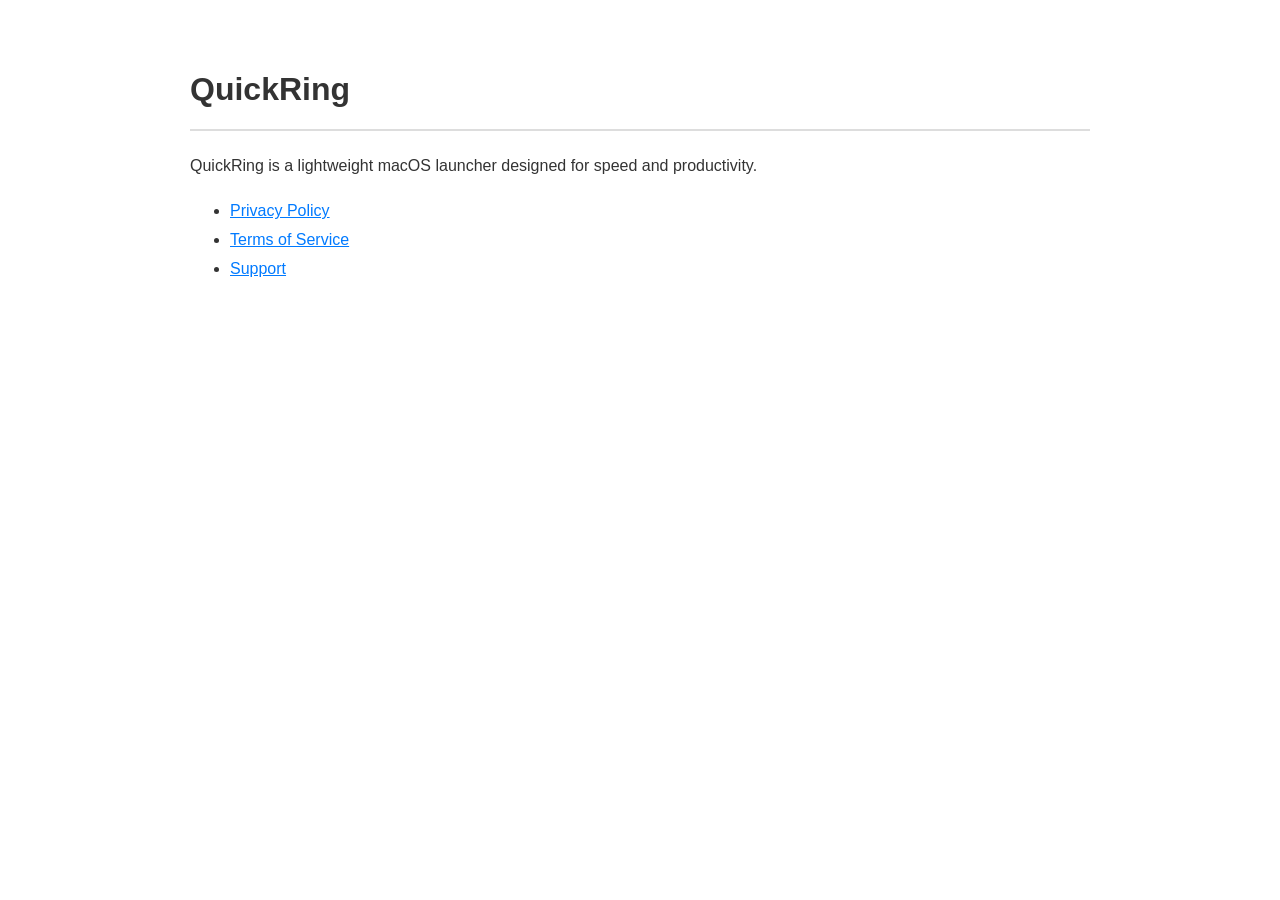
<file: index.html>
<!DOCTYPE html>
<html lang="en">
<head>
<meta charset="UTF-8">
<title>QuickRing</title>
<link rel="stylesheet" href="styles.css">
</head>

<body>

<h1>QuickRing</h1>

<p>
QuickRing is a lightweight macOS launcher designed for speed and productivity.
</p>

<ul>
<li><a href="privacy.html">Privacy Policy</a></li>
<li><a href="terms.html">Terms of Service</a></li>
<li><a href="support.html">Support</a></li>
</ul>

</body>
</html>
</file>
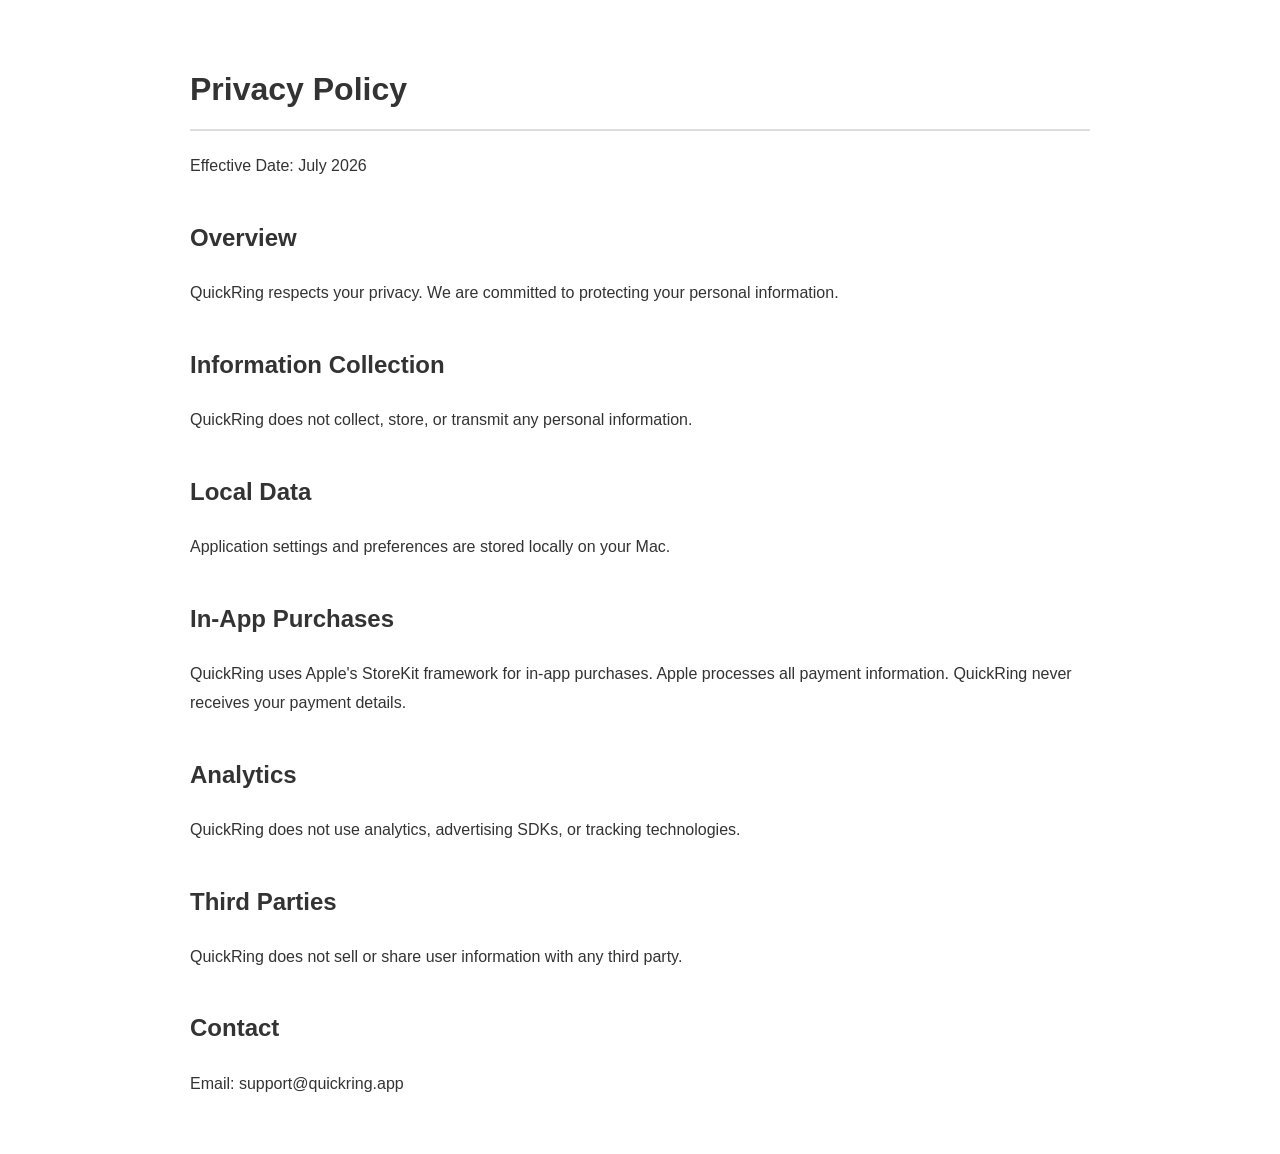
<file: privacy.html>
<!DOCTYPE html>
<html lang="en">
<head>
<meta charset="UTF-8">
<title>QuickRing Privacy Policy</title>
<link rel="stylesheet" href="styles.css">
</head>

<body>

<h1>Privacy Policy</h1>

<p>Effective Date: July 2026</p>

<h2>Overview</h2>

<p>
QuickRing respects your privacy. We are committed to protecting your personal information.
</p>

<h2>Information Collection</h2>

<p>
QuickRing does not collect, store, or transmit any personal information.
</p>

<h2>Local Data</h2>

<p>
Application settings and preferences are stored locally on your Mac.
</p>

<h2>In-App Purchases</h2>

<p>
QuickRing uses Apple's StoreKit framework for in-app purchases.
Apple processes all payment information.
QuickRing never receives your payment details.
</p>

<h2>Analytics</h2>

<p>
QuickRing does not use analytics, advertising SDKs, or tracking technologies.
</p>

<h2>Third Parties</h2>

<p>
QuickRing does not sell or share user information with any third party.
</p>

<h2>Contact</h2>

<p>
Email:
support@quickring.app
</p>

</body>
</html>
</file>
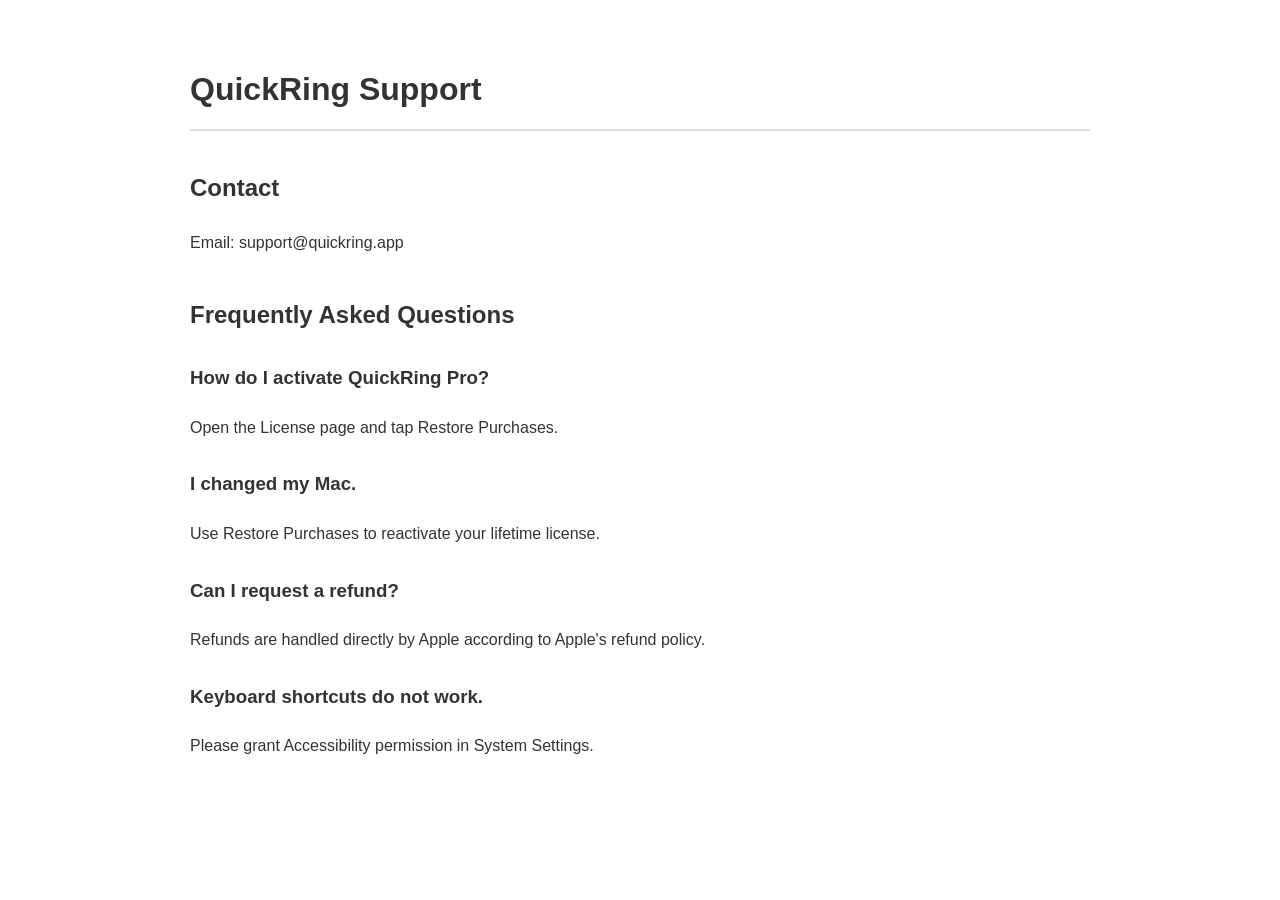
<file: support.html>
<!DOCTYPE html>
<html lang="en">
<head>
<meta charset="UTF-8">
<title>QuickRing Support</title>
<link rel="stylesheet" href="styles.css">
</head>

<body>

<h1>QuickRing Support</h1>

<h2>Contact</h2>

<p>
Email:
support@quickring.app
</p>

<h2>Frequently Asked Questions</h2>

<h3>How do I activate QuickRing Pro?</h3>

<p>
Open the License page and tap Restore Purchases.
</p>

<h3>I changed my Mac.</h3>

<p>
Use Restore Purchases to reactivate your lifetime license.
</p>

<h3>Can I request a refund?</h3>

<p>
Refunds are handled directly by Apple according to Apple's refund policy.
</p>

<h3>Keyboard shortcuts do not work.</h3>

<p>
Please grant Accessibility permission in System Settings.
</p>

</body>
</html>
</file>
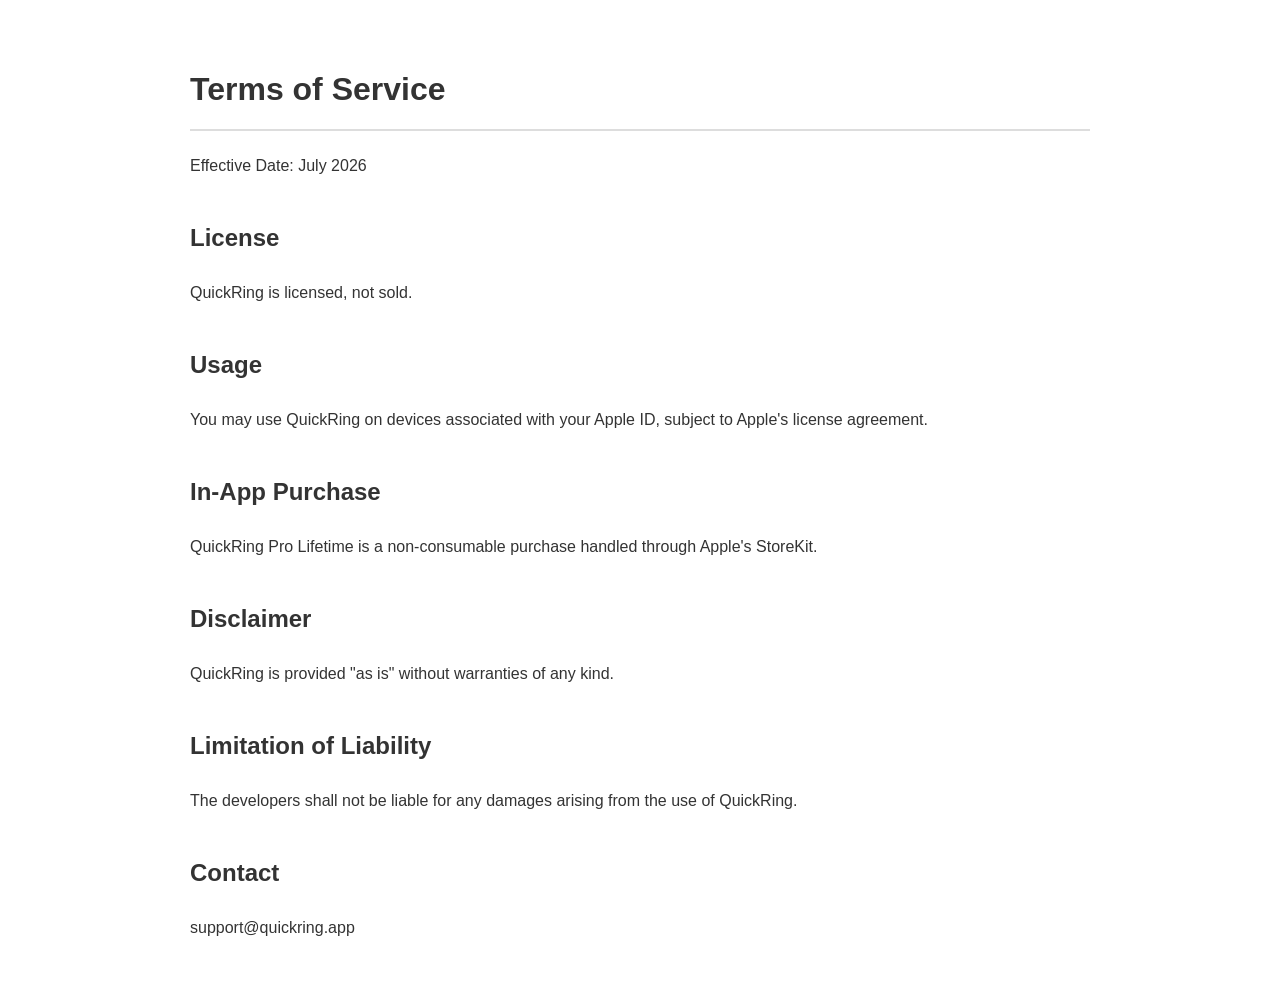
<file: terms.html>
<!DOCTYPE html>
<html lang="en">
<head>
<meta charset="UTF-8">
<title>QuickRing Terms of Service</title>
<link rel="stylesheet" href="styles.css">
</head>

<body>

<h1>Terms of Service</h1>

<p>Effective Date: July 2026</p>

<h2>License</h2>

<p>
QuickRing is licensed, not sold.
</p>

<h2>Usage</h2>

<p>
You may use QuickRing on devices associated with your Apple ID,
subject to Apple's license agreement.
</p>

<h2>In-App Purchase</h2>

<p>
QuickRing Pro Lifetime is a non-consumable purchase handled through Apple's StoreKit.
</p>

<h2>Disclaimer</h2>

<p>
QuickRing is provided "as is" without warranties of any kind.
</p>

<h2>Limitation of Liability</h2>

<p>
The developers shall not be liable for any damages arising from the use of QuickRing.
</p>

<h2>Contact</h2>

<p>
support@quickring.app
</p>

</body>
</html>
</file>
<file: styles.css>
body{
    font-family:-apple-system,BlinkMacSystemFont,"Segoe UI",sans-serif;
    max-width:900px;
    margin:auto;
    padding:40px;
    line-height:1.8;
    color:#333;
}

h1{
    border-bottom:2px solid #ddd;
    padding-bottom:10px;
}

h2{
    margin-top:35px;
}

h3{
    margin-top:25px;
}

a{
    color:#007aff;
}
</file>
